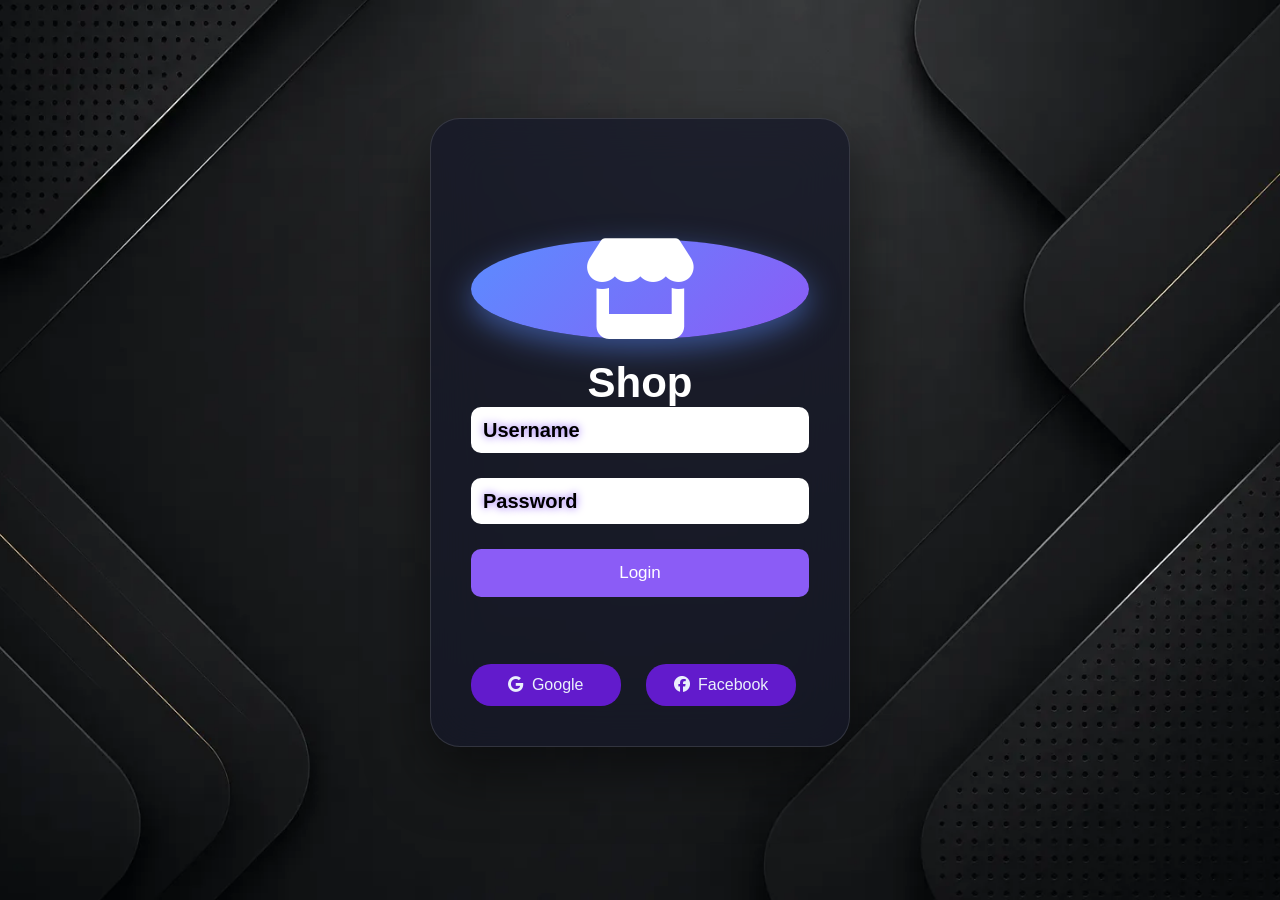
<file: in.html>
<!DOCTYPE html>
<html lang="en">
<head>
    <meta charset="UTF-8">
    <meta name="viewport" content="width=device-width, initial-scale=1.0">
    <title>فروشگاه</title>
    <link rel="stylesheet"
href="https://cdnjs.cloudflare.com/ajax/libs/font-awesome/6.5.2/css/all.min.css">

    <link rel="stylesheet" href="in.css">
</head>
<body>
    <div class="background">
        <div class="shape"></div>
        <div class="shape"></div>
    </div>

<div class="container">

    <form class="login-box" action="page1.html"> 
        <div class="login-header">

    <div class="logo">
        <i class="fa-solid fa-store"></i>
    </div>

    <h1>Shop</h1>

</div>
        <div class="input-box">
            <input type="text" id="login" placeholder=" "
            required> 
            <label for="login">Username</label>
        </div>
        <div class="input-box">
            <input type="password" id="pass" placeholder=""
            required>

            <label for="pass">Password</label>

        </div>

        <input type="submit" value="Login">
           <div class="social">
          <div class="go"><i class="fab fa-google"></i>  Google</div>
          <div class="fb"><i class="fab fa-facebook"></i>  Facebook</div>
        </div>

    </form>
</div>

</button>
<script>
const form = document.querySelector(".login-box");
const password = document.getElementById("pass");

form.addEventListener("submit", function (event) {
    if (password.value.length < 8) {
         password.style.border = "2px solid red";
        event.preventDefault();
        alert("رمز عبور باید حداقل ۸ کاراکتر باشد.");

    }
    else {
        password.style.border = "2px solid green";
    }
});
</script>

</body>
</html>
</file>
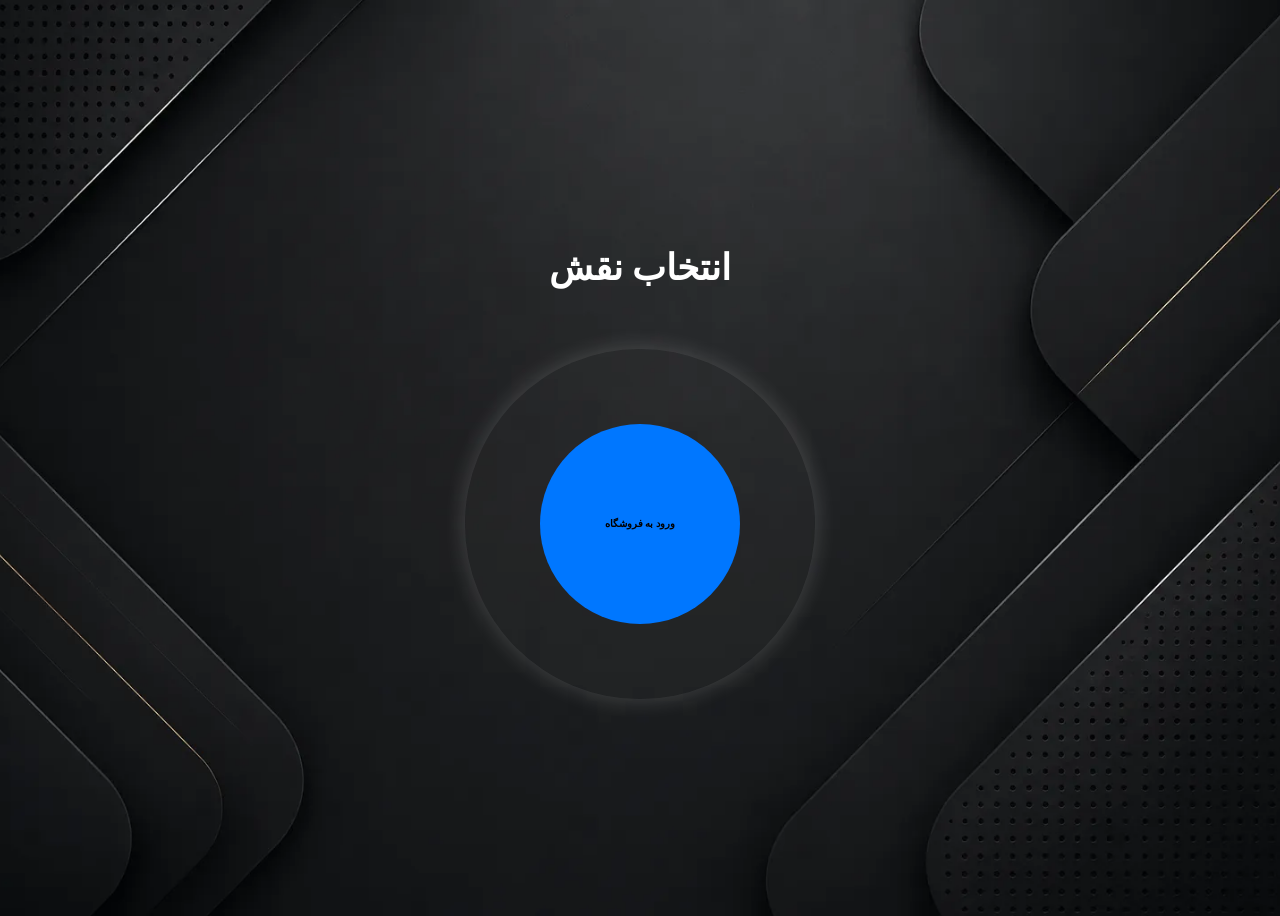
<file: page1.html>
<!DOCTYPE html>
<html lang="fa">
  <head>
    <meta charset="UTF-8" />
    <meta name="viewport" content="width=device-width, initial-scale=1.0" />
    <title>فروشگاه </title>
    <link rel="stylesheet" href="erfan.css">
  </head>
  <body>
    <div class="cone">
    <h2>انتخاب نقش</h2>
   
    <div class="box">
      <form action="page2.html">
      <button >ورود به فروشگاه</button>
      </form>
    </div>
    </div>
  </body>
</html>
</file>
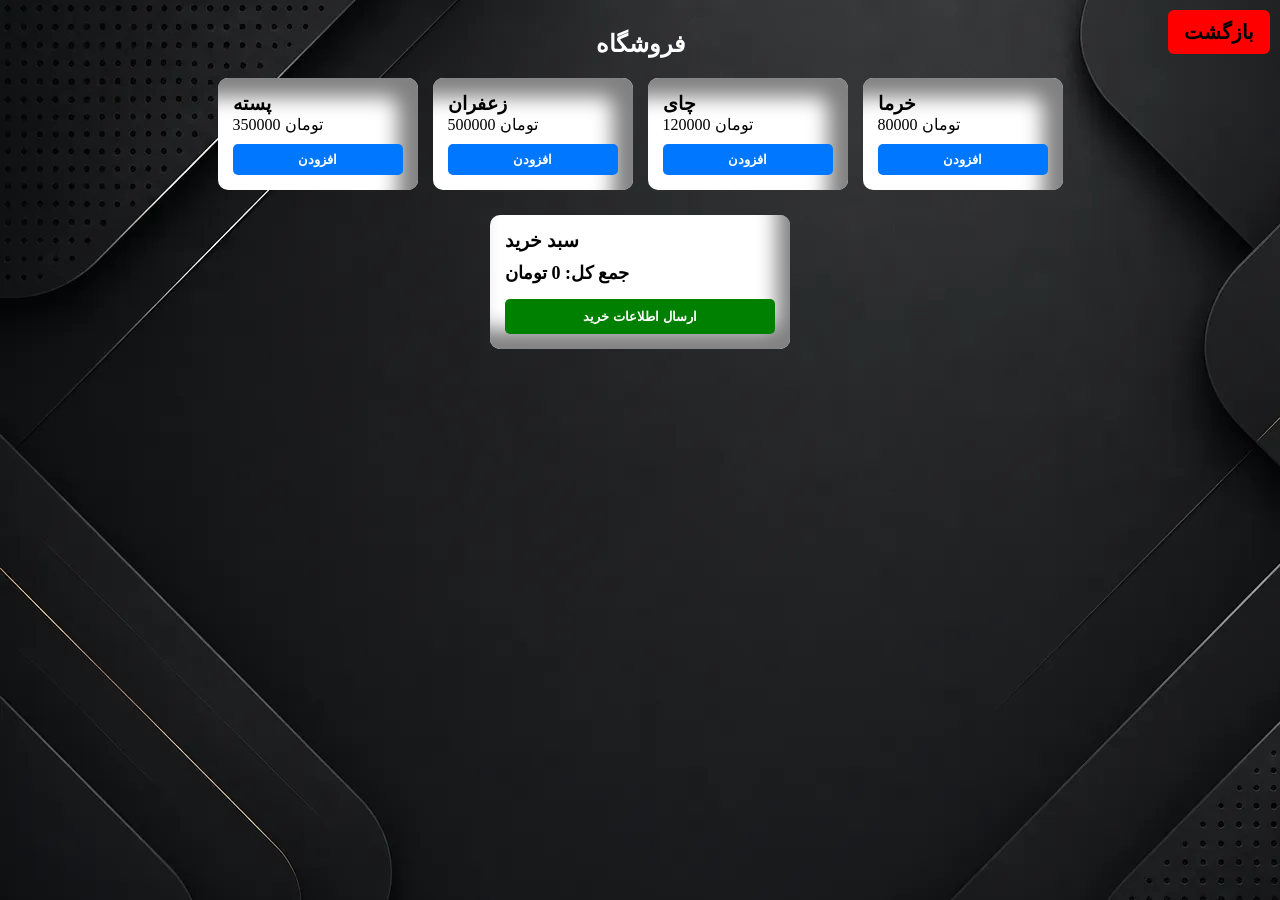
<file: page2.html>
<!DOCTYPE html>
<html lang="fa">
<head>
<meta charset="UTF-8">
<title>فروشگاه</title>
<link rel="stylesheet" href="e.css">

</head>
<body>

<h2>فروشگاه</h2>

<div class="store">

  <div class="card">
    <h3>پسته</h3>
    <p>350000 تومان</p>
    <button onclick="add('پسته',350000)">افزودن</button>
  </div>

  <div class="card">
    <h3>زعفران</h3>
    <p>500000 تومان</p>
    <button onclick="add('زعفران',500000)">افزودن</button>
  </div>

  <div class="card">
    <h3>چای</h3>
    <p>120000 تومان</p>
    <button onclick="add('چای',120000)">افزودن</button>
  </div>

  <div class="card">
    <h3>خرما</h3>
    <p>80000 تومان</p>
    <button onclick="add('خرما',80000)">افزودن</button>
  </div>

</div>

<div class="cart">
  <h3>سبد خرید</h3>
  <div id="cart"></div>

  <p id="totalPrice">جمع کل: 0 تومان</p>

  <button id="send" onclick="send()">ارسال اطلاعات خرید</button>
</div>
<button onclick="exit()" class="exit">بازگشت</button>
<script>
let cart=[];
let total=0;

function add(name,price){
  let item=cart.find(x=>x.name===name);

  if(item){
    item.count++;
    item.totalPrice = item.count * item.price ;
  }else{
    cart.push({
      name:name,
      price:price,
      count:1,
      totalPrice:price
    });
  }

  total += price;
  show();
}

function show(){
  let box=document.getElementById("cart");
  box.innerHTML="=======";

  cart.forEach(i=>{
    box.innerHTML+=
      "<div class='item'>"
      + i.name +
      " — تعداد: " + i.count +
      " — قیمت کل: " + i.totalPrice + " تومان"
      + "</div>";
  });

  document.getElementById("totalPrice").innerText =
    "جمع کل: " + total + " تومان";
}

function send(){
  if(cart.length===0){
    alert("سبد خرید خالی است");
    return;
  }

  alert("اطلاعات خرید شما ثبت شد");
  return;
      let box = document.getElementById("receipt");
    box.innerHTML = "<h3>رسید خرید</h3>";

    let total = 0;

    cart.forEach(i=>{
        if(i.count > 0){
            let itemTotal = i.count * i.price;
            total += itemTotal;

            box.innerHTML += 
                i.name + " - تعداد: " + i.count +
                " - قیمت کل: " + itemTotal + " تومان<br>";
        }
    });

    
    let now = new Date();
    let date = now.toLocaleDateString("fa-IR");
    let time = now.toLocaleTimeString("fa-IR");

    box.innerHTML += "<br><strong>جمع کل: " + total + " تومان</strong><br>";
    box.innerHTML += "<br><strong>تاریخ خرید: " + date + "</strong><br>";
    box.innerHTML += "<strong>ساعت خرید: " + time + "</strong>";

    setTimeout(()=>{
        box.style.top = "20px";
    }, 50);
  location.reload();
}
function exit(){
    location.href="page1.html";
}

</script>
<div id="receipt"></div>
</body>
</html>
</file>
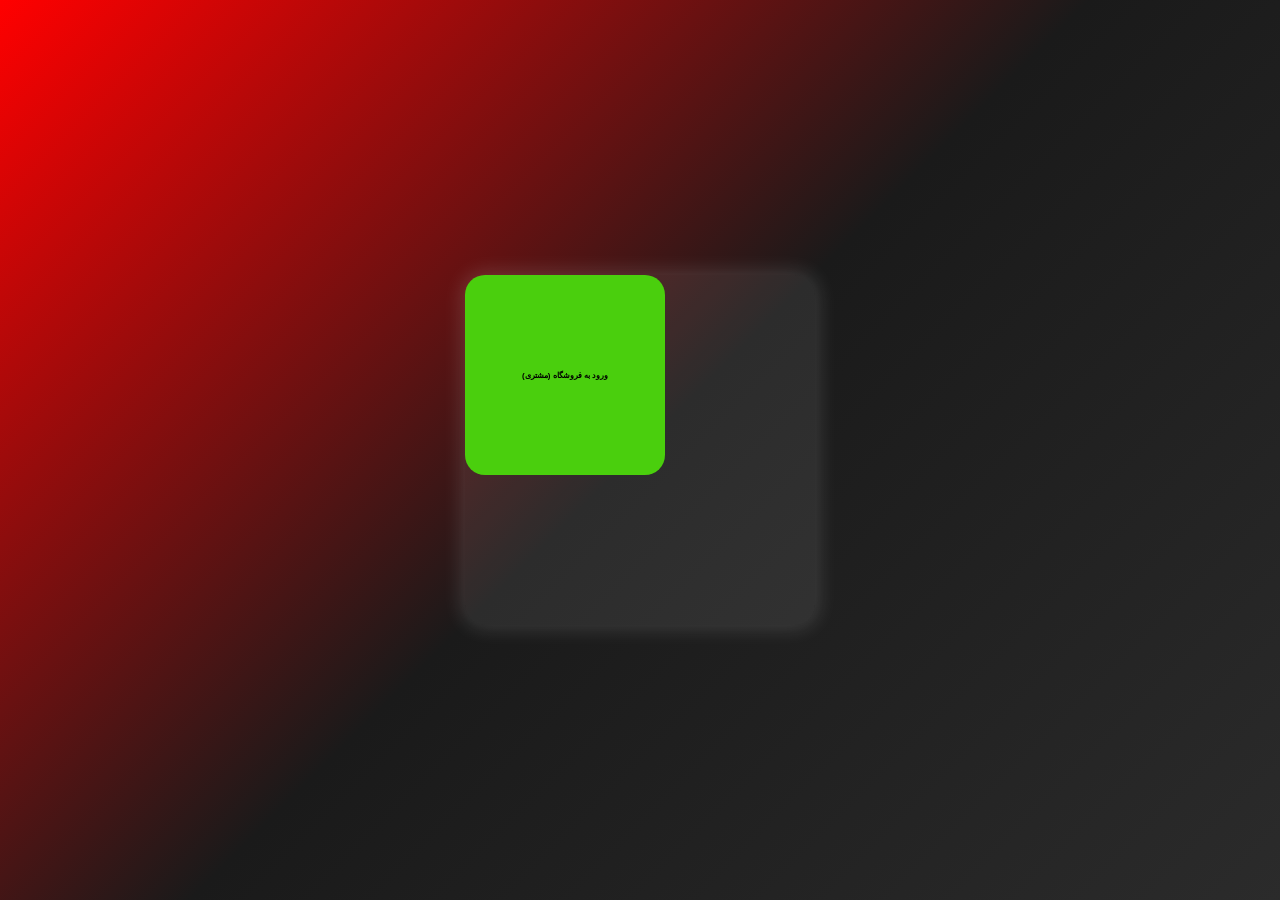
<file: pageerfan.html>
<!DOCTYPE html>
<html lang="fa">
  <head>
    <meta charset="UTF-8" />
    <meta name="viewport" content="width=device-width, initial-scale=1.0" />
    <title>تعیین نقش</title>

    <style>
      * {
        margin: 0;
        padding: 0;
        box-sizing: border-box;
      }
      @font-face {
        font-family: iran;
        src: url(Far_KamrnBd.ttf);
      }
      * {
        box-sizing: border-box;
        padding: 0;
        margin: 0;
        font-family: 'Segoe UI', Tahoma, Geneva, Verdana, sans-serif;
      }
      body {
        height: 100vh;
        display: flex;
        overflow: hidden;
        justify-content: center;
        align-items: center;
        background: linear-gradient(135deg, #ff0000, #1a1a1a, #2b2b2b);
        /* background-size: 200%; */
      }

      .box {
        width: 350px;
        height: 350px;
        background: rgba(255, 255, 255, 0.08);
        /* padding:30px; */
        display: flex;
        flex-direction: column;
border-radius: 20px;
        position: relative;
        box-shadow: 0 0 20px 3px rgba(255, 255, 255, 0.15);
        text-align: center;
        transition: 1s;
        color: white;
      }
      .box:hover {
        width: 450px;
        /* transform: rotate(-18deg); */
        height: 450px;
        background: rgba(255, 255, 255, 0.08);
        /* padding:30px; */
        border-radius: 100%;
        backdrop-filter: blur(6px);
        box-shadow: 0 0 25px 6px rgba(255, 255, 255, 0.15);
        text-align: center;
        color: white;
      }

      h2 {
        font-family: iran;
        margin-bottom: 25px;
        position: absolute;
        top: 50px;
        font-size: 36px;
      }

      button {
        width: 200px;
        /* box-sizing: border-box; */
        position: absolute;
        height: 200px;
        padding: 32px;
        border-radius: 20px;
        background: #4acf0d;
        border: none;
 
        font-weight: bold;


        color: #000000;
        font-size: 8px;
        cursor: pointer;
        transition: 0.8s;
      }

      button:hover {
        font-size: 18px;
        transform: translate(60px);
        width: 80%;
       
        border-radius: 100%;
        height: 80%;
        background: #11c900;
        z-index: 10;
      }
      h2 {
        color: white;
      }
      button.bt1:hover ~ button.bt2{
        filter: blur(3px);
      }
            button.bt2:hover ~  button.bt1{
        filter: blur(3px);
      }
    </style>
  </head>
  <body>
    <h2></h2>
    <div class="box">
      <button class="bt1"  onclick="shop()"> ورود به فروشگاه (مشتری)</button>
    </div>
    <script>
      function shop() {
        location.href = "pageerfan (2).html";
      }


    </script>
  </body>
</html>
</file>
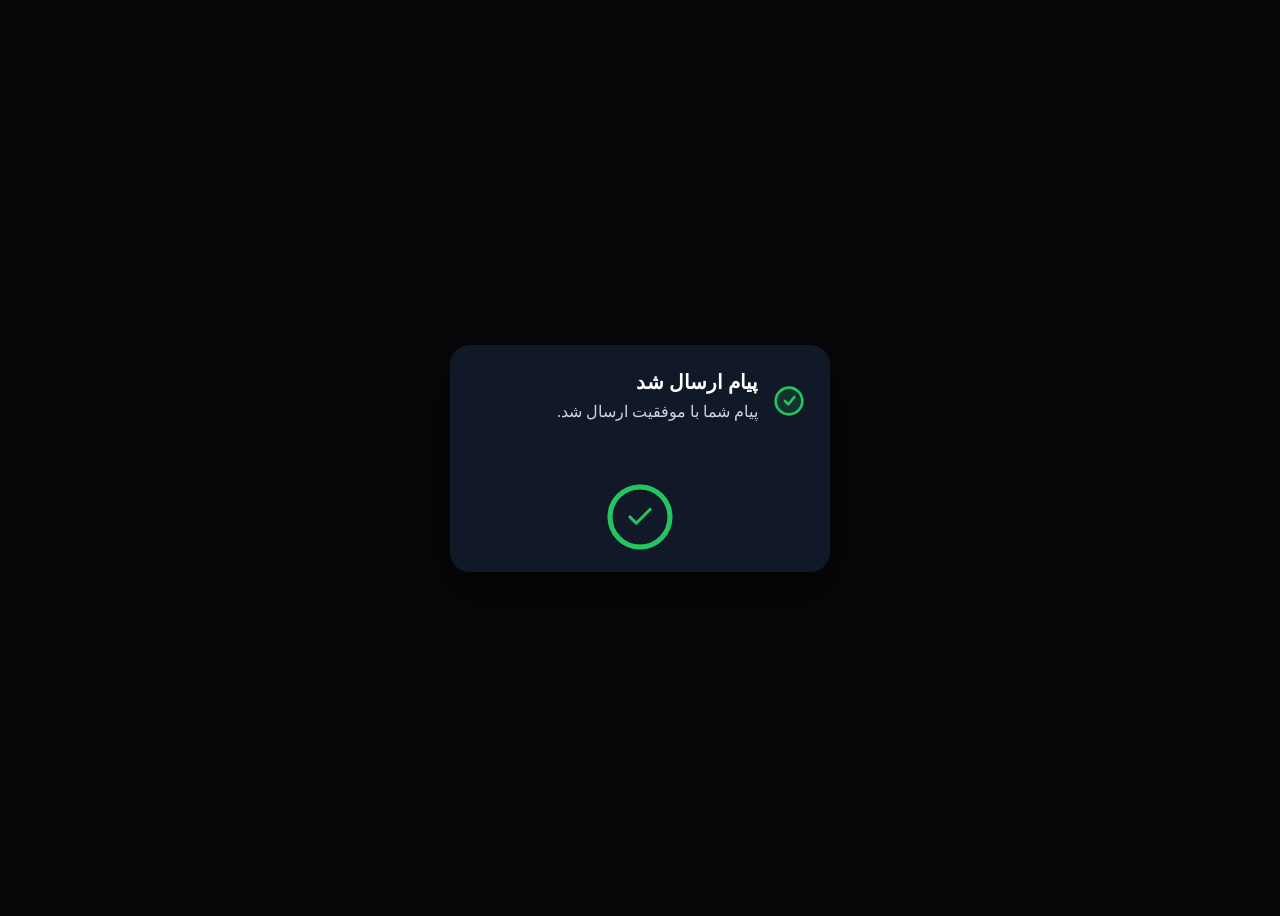
<file: success.html>
<!DOCTYPE html>
<html lang="fa" dir="rtl">

<head>
<meta charset="UTF-8">
<title>پیام ارسال شد</title>

<style>

*{
    box-sizing:border-box;
    font-family:tahoma;
}

body{
    height:100vh;
    display:flex;
    justify-content:center;
    align-items:center;
    background:#07070a;
}


.alert{

    width:380px;
    background:#111827;
    color:white;
    border-radius:20px;
    overflow:hidden;
    box-shadow:0 20px 50px rgba(0,0,0,.5);

    animation:show .4s ease;

}


.content{

    display:flex;
    align-items:center;
    gap:15px;
    padding:25px;

}


.icon{

    font-size:40px;

}


h2{

    margin:0;
    font-size:20px;

}


p{

    margin-top:8px;
    color:#cbd5e1;

}



.timeline{

    height:5px;
    width:100%;
    background:#1f2937;

}


.line{

    height:100%;
    width:100%;
    background:linear-gradient(90deg,#8b5cf6,#3b82f6);

    animation:time 3s linear forwards;

}



@keyframes time{

    from{
        width:100%;
    }

    to{
        width:0%;
    }

}


@keyframes show{

    from{
        opacity:0;
        transform:translateY(-30px);
    }

    to{
        opacity:1;
        transform:translateY(0);
    }

}
    .loader-box{
    position:relative;
    width:70px;
    height:70px;
    margin:20px auto;
}


.progress-ring{
    transform:rotate(-90deg);
}


.ring-bg{
    fill:none;
    stroke:#374151;
    stroke-width:5;
}


.ring-progress{
    fill:none;
    stroke:#22c55e;
    stroke-width:5;
    stroke-linecap:round;

    stroke-dasharray:188;
    stroke-dashoffset:188;

    animation:loading 3s linear forwards;
}


.check-icon{
    position:absolute;
    top:20px;
    left:20px;

    opacity:0;
    animation:showCheck .4s ease forwards;
    animation-delay:3s;
}


@keyframes loading{

    from{
        stroke-dashoffset:188;
    }

    to{
        stroke-dashoffset:0;
    }

}


@keyframes showCheck{

    from{
        opacity:0;
        transform:scale(.5);
    }

    to{
        opacity:1;
        transform:scale(1);
    }

}

</style>

</head>


<body>


<div class="alert">

    <div class="content">

        <div class="icon">
            <svg width="32" height="32" viewBox="0 0 24 24" fill="none"
     stroke="#22c55e" stroke-width="2" stroke-linecap="round" stroke-linejoin="round">
    
    <circle cx="12" cy="12" r="10" fill="rgba(34,197,94,0.15)"></circle>
    
    <polyline points="9 12 11.5 14.5 16 9"></polyline>

</svg>
        </div>


        <div>

            <h2>
                پیام ارسال شد
            </h2>

            <p>
                پیام شما با موفقیت ارسال شد.
            </p>

        </div>

    </div>


   <div class="loader-box">

    <svg class="progress-ring" width="70" height="70" viewBox="0 0 70 70">

        <circle class="ring-bg" cx="35" cy="35" r="30"></circle>

        <circle class="ring-progress" cx="35" cy="35" r="30"></circle>

    </svg>


    <svg class="check-icon" width="30" height="30" viewBox="0 0 24 24" fill="none"
        stroke="#22c55e" stroke-width="2.5" stroke-linecap="round" stroke-linejoin="round">

        <polyline points="20 6 9 17 4 12"></polyline>

    </svg>

</div>
        
      

   


</div>



<script>


setTimeout(()=>{  

    window.location.href="index.html";


},3000);



</script>


</body>

</html>
</file>
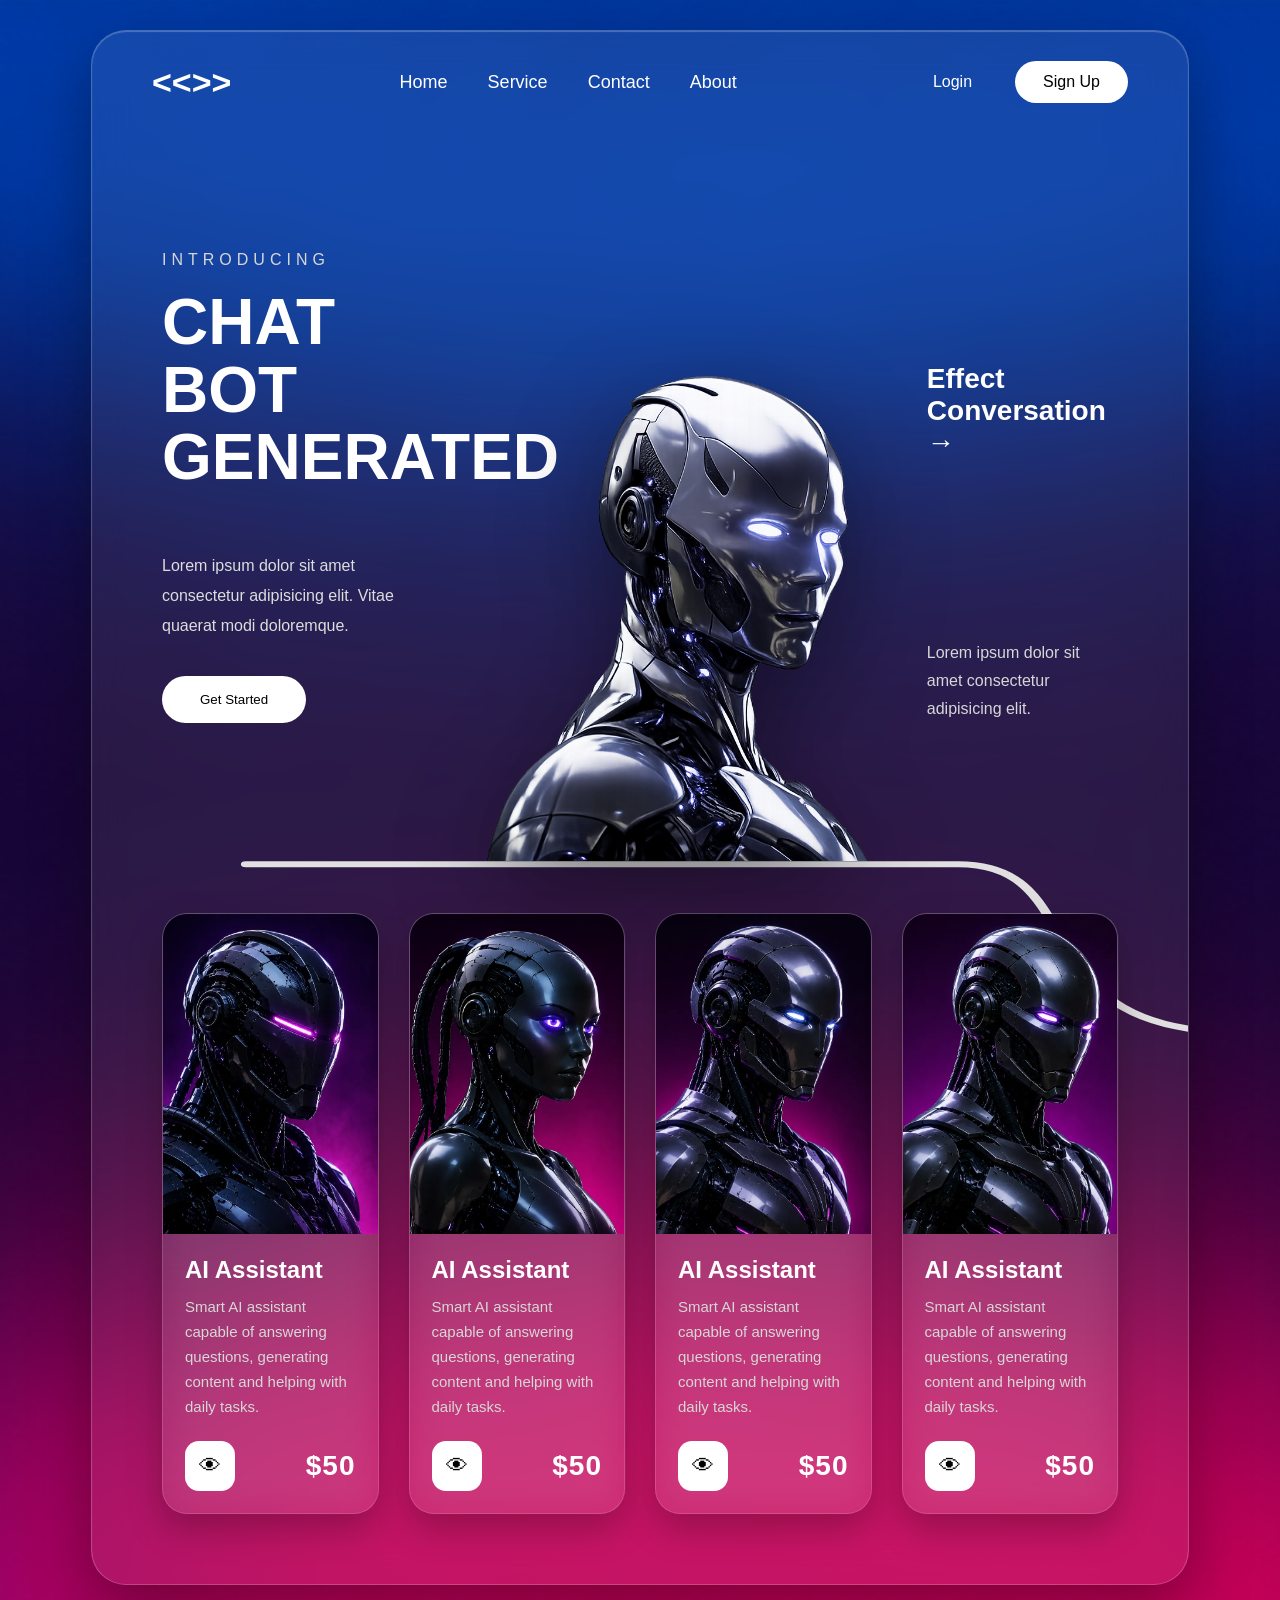
<file: ui.html>
<!DOCTYPE html>
<html lang="en">

<head>

    <meta charset="UTF-8">

    <meta name="viewport" content="width=device-width, initial-scale=1.0">

    <title>AI Landing Page</title>

    <link rel="stylesheet" href="ux.css">

</head>


<body>


<div class="cont">


<header class="navbar">


    <div class="logo">

        <<>>

    </div>


    <ul class="menu">

        <li><a href="#">Home</a></li>

        <li><a href="#">Service</a></li>

        <li><a href="#">Contact</a></li>

        <li><a href="#">About</a></li>

    </ul>



    <div class="buttons">


        <button class="login">

            Login

        </button>

        <button class="signup" onclick="goLogin()">
    Sign Up
</button>


    </div>


</header>





<section class="hero">



<div class="left">


<p class="intro">

INTRODUCING

</p>



<h1>

CHAT BOT <br>

GENERATED

</h1>



<p class="text">

Lorem ipsum dolor sit amet consectetur adipisicing elit.
Vitae quaerat modi doloremque.

</p>



<button class="start">

Get Started

</button>



</div>





<div class="center">


<img 
src="bot.png"
alt="Robot">


</div>






<div class="right">


<h3>

Effect Conversation →

</h3>



<p>

Lorem ipsum dolor sit amet consectetur adipisicing elit.

</p>


</div>





</section>

    
<div class="divider">

<svg viewBox="0 0 1400 420" preserveAspectRatio="none">

<path d="
M50 80
H700
C820 80 760 310 930 330
C1070 345 1140 220 1400 220
H1650
"/>

</svg>

</div>
    

<section class="cards">



<div class="card">

<img src="robat1.webp" alt="Robot"> 
 <div class="card-content">

        <h3>AI Assistant</h3>

        <p>
            Smart AI assistant capable of answering questions,
            generating content and helping with daily tasks.
        </p>
        <div class="card-footer">
             <button class="view-btn"> 👁</button>
            <span class="price">$50</span>
           
        </div>

</div>
</div> 





<div class="card">

<img src="robot2.webp" alt="Robot">
 <div class="card-content">

        <h3>AI Assistant</h3>

        <p>
            Smart AI assistant capable of answering questions,
            generating content and helping with daily tasks.
        </p>
        <div class="card-footer">
             <button class="view-btn"> 👁</button>
            <span class="price">$50</span>
           
        </div>

</div>
</div> 






<div class="card">

<img src="robot3.webp" alt="Robot"> 
 <div class="card-content">

        <h3>AI Assistant</h3>

        <p>
            Smart AI assistant capable of answering questions,
            generating content and helping with daily tasks.
        </p>
        <div class="card-footer"> 
            <button class="view-btn"> 👁</button>
            <span class="price">$50</span>
           
        </div>

</div>
</div> 







<div class="card">

<img src="robot4.webp" alt="Robot"> 
 <div class="card-content">

        <h3>AI Assistant</h3>

        <p>
            Smart AI assistant capable of answering questions,
            generating content and helping with daily tasks.
        </p>

        <div class="card-footer"> 
            <button class="view-btn"> 👁</button>
            <span class="price">$50</span>
           
        </div>




</div>
</div> 





</section>





</div>
<script>
function goLogin(){

    document.body.classList.add("page-out");
    setTimeout(() => {
        window.location.href = "in.html"
    },700);

}
</script>


</body>

</html>
</file>
<file: in.css>
*{
    margin:0;
    padding:0;
    box-sizing:border-box;
}

body{
    background-image: url(erfan.png);

   background-position: center;
   background-size: cover;
   background-repeat: no-repeat;

    
    
    height: 100vh;
    

    display:flex;
    justify-content:center;
    align-items:center;

    font-family:Arial,sans-serif;
    
}

.login-box{

    width:380px;

    padding:35px;

    border-radius:25px;

    background:rgba(255,255,255,.08);

    backdrop-filter:blur(15px);

    border:1px solid rgba(255,255,255,.2);

    box-shadow:0 10px 35px rgba(0,0,0,.35);
}

label{

    color:rgb(0, 0, 0);

    font-size: 20px;

    font-weight:bold;

    display: block;

    margin-bottom:8px;

}

.input-box{

    position:relative;

    margin-bottom:25px;

}

.input-box i{

    position:absolute;

    left:15px;

    top:50%;

    transform:translateY(-50%);

    color:#777;

    font-size:18px;

}

.input-box input{

    width:100%;

    padding:14px 14px 14px 45px;

    border:none;

    border-radius:10px;

    outline:none;

    font-size:16px;

}

input[type="submit"]{

    width:100%;

    padding:14px;

    border:none;

    border-radius:10px;

    cursor:pointer;

    background:#8b5cf6;

    color:white;

    font-size:17px;

    transition:.3s;

}

input[type="submit"]:hover{

    background:#6d28d9;
    width: 100%;

}

    .social{
        margin-top: 20%;
        display: flex;
    }
    .social div{
        background: rgb(105, 105, 105);
        width: 150px;
        border-radius: 20px;
        padding: 12px;
        background-color: rgb(98, 27, 204);
        color: #eaf0fb;
        text-align: center;

    }
   .social div:hover{
  background-color: rgba(255,255,255,0.47);
}
.social .fb{
  margin-left: 25px;
}
.social i{
  margin-right: 4px;
}
.input-box{
    position: relative;
}

.input-box label{
    position: absolute;
    left: 12px;
    top: 50%;
    transform: translateY(-50%);
    transition: top .3s, color .3s, font-size .3s;
    pointer-events: none;
    color: black;
    text-shadow:0 0 8px #8b5cf6;
}

.input-box input:focus ~ label,
.input-box input:not(:placeholder-shown) ~ label{
    top: -20%;
    font-size: 15px;
    color: rgb(35, 181, 132);
    transform: rotate(-16dge);
}
.login-box{
    text-align: center;
    margin-bottom: 35px;
}
.logo{
    width: -90%;
    height: -100%;
    margin: auto;
    border-radius: 50%;
    background: linear-gradient(135deg,#5b8cff,#8b5cf6);
    display: flex;
    justify-content: center;
    align-items: center;
    font-size: 100px;
    color: white;
    box-shadow: 0 10px 30px rgba(91,140,255,.5);
    margin-top: 80px;
    
}
.login-header h1{
    color: white;
    margin-top: 20px;
    font-size: 42px;

}
.login-header p{
     color:#a7b1c8;

    margin-top:8px;

    font-size:16px;

}
.login-box{

    width:420px;

    padding:40px;

    border-radius:30px;

    background:rgba(22,25,40,.75);

    backdrop-filter:blur(25px);

    border:1px solid rgba(255,255,255,.12);

    box-shadow:0 25px 60px rgba(0,0,0,.5);

}
</file>
<file: erfan.css>
body {
  background-image: url(erfan.png);
  background-position: center;
  background-size: cover;
  background-repeat: no-repeat;



  height: 100vh;


  display: flex;
  justify-content: center;
  align-items: center;

  font-family: Arial, sans-serif;
}

.box {
  width: 350px;
  height: 350px;
  background: rgba(88, 88, 88, 0.08);
  display: flex;
  flex-direction: column;
  border-radius: 100%;
  position: relative;
  box-shadow: 0 0 20px 3px rgba(255, 255, 255, 0.15);
  text-align: center;
  transition: 1s;
  color: white;
}

.box:hover {
  width: 450px;
  height: 450px;
  background: rgba(50, 50, 50, 0.08);

  border-radius: 100%;
  backdrop-filter: blur(6px);
  box-shadow: 0 0 25px 6px rgba(255, 255, 255, 0.15);
  text-align: center;
  color: white;
}

h2 {
  color: white;
  font-size: 36px;
  font-family: iran;
}


.cone {
  display: flex;
  flex-direction: column;
  align-items: center;
  gap: 30px;
}

button {
  width: 200px;
  position: absolute;
  height: 200px;
  top: 50%;
  left: 50%;
  transform: translate(-50%, -50%);
  background: #0077ff;
  border: none;
  border-radius: 50%;
  font-weight: bold;
  color: #000000;
  font-size: 10px;
  cursor: pointer;
  transition: 1s;
}

button:hover {
  font-size: 28px;
  width: 80%;
  height: 80%;
  background: #0059c9;
  z-index: 10;
}
</file>
<file: e.css>
*{margin:0;padding:0;box-sizing:border-box;}
body{
  background-image: url(erfan.png);
  font-family:tahoma;
  overflow: hidden;
  padding:30px
}




h2{text-align:center;margin-bottom:20px; color: white; font-family: iran;}
.store{
  display:flex;
  gap:15px;
  justify-content:center;
  flex-wrap:wrap;
}
.card{
  width:200px;
  background:white;
  padding:15px;
  border-radius:10px;
  box-shadow:inset -20px 19px 20px 0px #818181;
  transition:.4s;
}
.card:hover{
  transform: translateY(-5px);
  box-shadow:inset -13px -20px 20px 0px #818181;
}
.card button{
  width:100%;
  padding:8px;
  background:#0077ff;
  font-weight: bold;
  cursor: pointer;
  color:white;
  border:none;
  border-radius:5px;
  margin-top:10px;
}
.cart{
  width:300px;
  margin:25px auto;
  background:white;
  padding:15px;
  border-radius:10px;
  transition: .4s;
  box-shadow:inset -13px -20px 20px 0px #818181;
}
.cart:hover{
  width:300px;
  margin:25px auto;
  background:white;
  padding:15px;
  border-radius:10px;
  box-shadow:inset -20px 19px 20px 0px #818181;
  transform: translateY(5px);
}

.item{
  background:#f3f3f3;
  padding:8px;
  margin-top:8px;
  border-radius:5px;
  font-weight:bold;
}
#send{
  width:100%;
  padding:10px;
  background:green;
  font-weight: bold;
  color:white;
  cursor: pointer;
  border:none;
  border-radius:5px;
  margin-top:15px;
}
#totalPrice{
  font-weight:bold;
  margin-top:10px;
  font-size:18px;
}
.exit{
    top: 10px;
    right: 10px;
    position: absolute;
    padding: 10px 16px;
    outline: none;
    border: none;
    border-radius: 6px;
    background-color: red;
    font-size: 20px;
    cursor: pointer;
    font-weight: bold;
    font-family: iran;
}
#receipt {
    position: fixed;
    top: -300px;
    left: 50%;
    transform: translateX(-50%);
    width: 300px;
    background: white;
    padding: 15px;
    text-align: center;

    box-shadow: 0 0 15px rgba(0,0,0,0.3);
    transition: top 0.6s ease;}
</file>
<file: ux.css>
*{
    margin:0;
    padding:0;
    box-sizing:border-box;
}

body{

    min-height:100vh;

    display:flex;
    justify-content:center;
    align-items:flex-start;

    padding:30px;

    overflow-x:hidden;

    font-family:Arial,sans-serif;

    background:url("back.png");
    background-size:cover;
    background-position:center;
    background-repeat:no-repeat;
      opacity:1;
    transition:opacity .5s ease;
}

body.fade-out{
    opacity:0;
}
.cont{

    width:90%;
    max-width:1450px;

    position:relative;

    overflow:hidden;

    border-radius:35px;

    background:rgba(255,255,255,.08);

    border:1px solid rgba(255,255,255,.2);

    backdrop-filter:blur(18px);
    -webkit-backdrop-filter:blur(18px);

    box-shadow:
    0 25px 60px rgba(0,0,0,.35),
    inset 0 1px 1px rgba(255,255,255,.25);

}
.navbar{

    display:flex;

    justify-content:space-between;

    align-items:center;

    padding:30px 60px;

}

.logo{

    color:white;

    font-size:34px;

    font-weight:bold;

}

.menu{

    display:flex;

    list-style:none;

    gap:40px;

}

.menu a{

    color:white;

    text-decoration:none;

    font-size:18px;

    transition:.3s;

}

.menu a:hover{

    color:#62a4ff;

}
.buttons{

    display:flex;

    gap:15px;

}

.buttons button{

    padding:12px 28px;

    border:none;

    border-radius:40px;

    cursor:pointer;

    font-size:16px;

    transition:.3s;

}

.login{

    background:transparent;

    color:white;

    border:1px solid white;

}

.login:hover{

    background:#62a4ff;

    color:white;

    box-shadow:0 10px 25px rgba(98,164,255,.45);

}

.signup{

    background:white;

    color:black;

}
.signup:hover{

    background:#62a4ff;

    color:white;

    transform:translateY(-4px);

    box-shadow:0 10px 25px rgba(98,164,255,.45);

}
.hero{

    display:flex;

    justify-content:space-between;

    align-items:flex-end;

    min-height:720px;

    padding:40px 70px 130px;

    position:relative;

    gap:30px;

}
.left{

    width:25%;

    color:white;

}

.intro{

    letter-spacing:5px;

    color:#d7d7d7;

    margin-bottom:20px;

}

.left h1{

    font-size:clamp(45px,5vw,80px);

    line-height:1.05;

    margin-bottom:60px;

}

.text{

    color:#ddd;

    line-height:30px;

    margin-bottom:35px;

}
.start{

    padding:16px 38px;

    border:none;

    border-radius:40px;

    background:white;

    color:black;

    cursor:pointer;

    transition:.3s;

}

.start:hover{

    background:#62a4ff;

    transform:translateY(-4px);

}
.center{

    flex:1;

    display:flex;

    justify-content:center;

    align-items:flex-end;

    position:relative;

}

.center img{

    position:absolute;

    width:900px;

    max-width:none;

    height:auto;

    left:60%;

    bottom:-138px;

    transform:translateX(-50%);

    z-index:10;

    filter:drop-shadow(0 30px 50px rgba(0,0,0,.45));

}
.right{

    width:20%;

    color:white;

}

.right h3{

    font-size:28px;

    margin-bottom:180px;

}

.right p{

    color:#d7d7d7;

    line-height:28px;

}
.divider{
    position: absolute;

    width: 140%;
    height: 280px;

    left: 9%;

    top: 780px;  

    z-index: 5;
    pointer-events: none;
}

.divider svg{

    width:100%;

    height:100%;

}

.divider path{

    fill:none;

    stroke:#e0e0e0;

    stroke-width: 9;

    stroke-linecap:round;

    stroke-linejoin:round;

}
.cards{

    display:grid;

    grid-template-columns:repeat(4,1fr);

    gap:30px;

    padding:60px 70px 70px;

    position:relative;

    z-index:5;

}
.card{

    background:rgba(255,255,255,.08);

    border:1px solid rgba(255,255,255,.15);

    backdrop-filter:blur(18px);

    border-radius:25px;

    overflow:hidden;

    transition:.35s;

    box-shadow:

    0 15px 35px rgba(0,0,0,.25);

}

.card:hover{

    transform:translateY(-10px);

    box-shadow:

    0 25px 50px rgba(98,164,255,.35);

}
.card img{

    width:100%;

    height:320px;

    object-fit:cover;

    display:block;

}
.card-content{

    padding:22px;

}
.card-content h3{

    color:white;

    font-size:24px;

    margin-bottom:10px;

}
.card-content p{

    color:#d7d7d7;

    font-size:15px;

    line-height:25px;

    margin-bottom:22px;

}
.card-footer{

    display:flex;

    justify-content:space-between;

    align-items:center;

    margin-top:20px;

}
.price{

    font-size:28px;

    font-weight:bold;

    color:#fff;

    letter-spacing:1px;

}
.view-btn{

    width:50px;

    height:50px;

    border:none;

    border-radius:14px;

    background:white;

    color:black;

    font-size:22px;

    cursor:pointer;

    display:flex;

    justify-content:center;

    align-items:center;

    transition:.3s;

}
.view-btn:hover{

    background:#62a4ff;

    color:white;

    transform:translateY(-4px);

    box-shadow:0 10px 25px rgba(98,164,255,.5);

}
@media (max-width:1200px){

.hero{

    flex-direction:column;

    text-align:center;

    align-items:center;

}

.left,
.center,
.right{

    width:100%;

}

.center img{

    position:relative;

    left:0;

    bottom:0;

    transform:none;

    max-width:600px;

}

.cards{

    grid-template-columns:repeat(2,1fr);

}

}
@media (max-width:768px){

.navbar{

    flex-direction:column;

    gap:20px;

}

.menu{

    flex-wrap:wrap;

    justify-content:center;

}

.buttons{

    margin-top:15px;

}

.cards{

    grid-template-columns:1fr;

    padding:30px;

}

.left h1{

    font-size:42px;

}

.center img{

    max-width:420px;

}

}
body{
    opacity:1;
    transform:scale(1) rotate(0deg);
    transition:
    opacity .7s ease,
    transform .7s cubic-bezier(.22,1,.36,1);
}

body.page-out{
    opacity:0;
    transform:scale(.88) rotate(-2deg);
}
</file>
